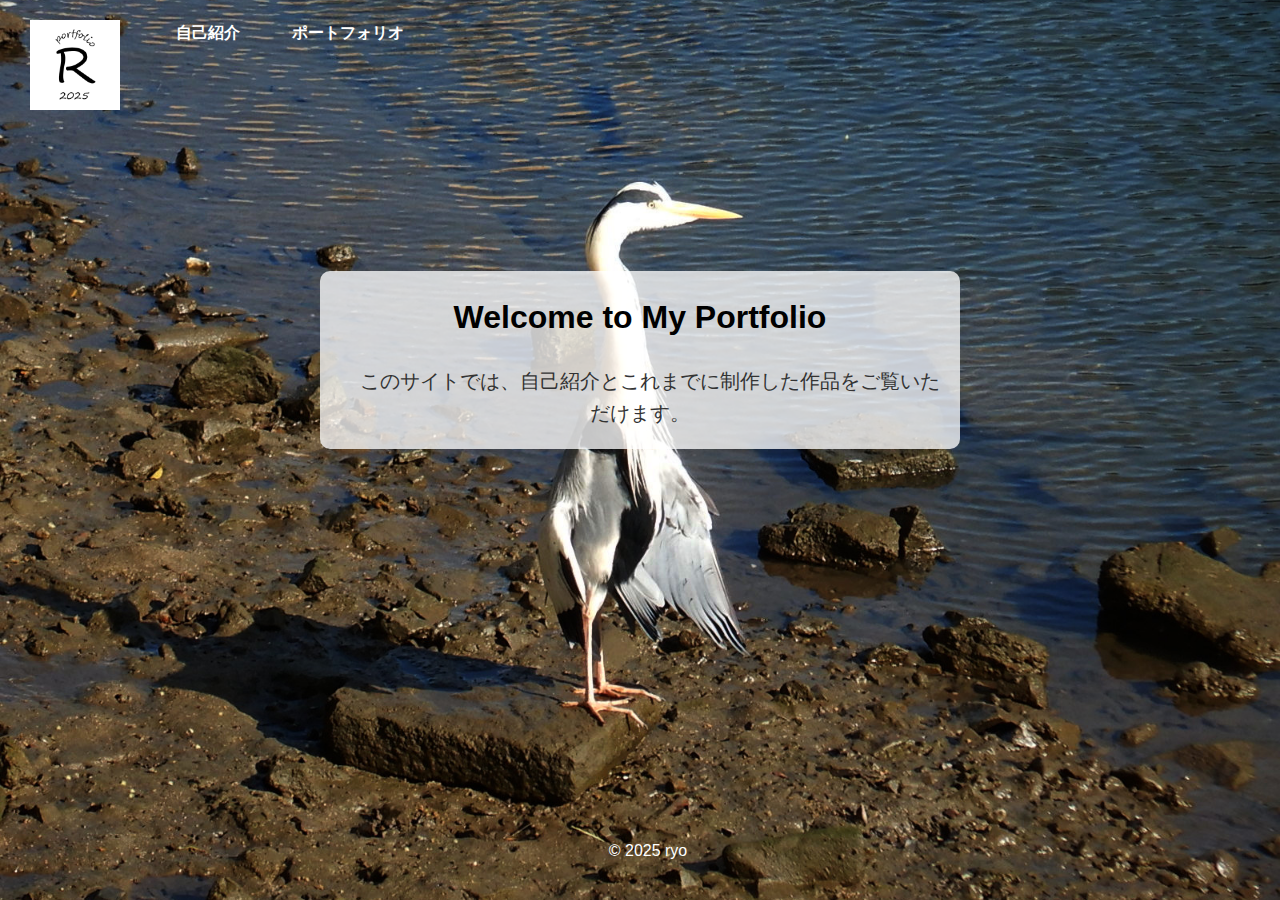
<file: index.html>
<!DOCTYPE html>
<html lang="ja">
<head>
    <meta charset="UTF-8">
    <meta name="viewport" content="width=device-width, initial-scale=1.0">
    <title>マイページ</title>
    <link rel="stylesheet" href="css/style.css">
</head>
<body>
    <div class="common-bg hero">
        <header>
            <div class="logo">
                <a href="index.html"><img src="img/logo.png" alt="ロゴ画像"></a>
            </div>
            <nav class="top-nav">
                <ul class="nav-menu">
                    <li><a href="about.html">自己紹介</a></li>
                    <li><a href="portfolio/portfolio.html">ポートフォリオ</a></li>
                </ul>
            </nav>
        </header>
        <div class="hero-content">
            <h1>Welcome to My Portfolio</h1>
            <p>
                このサイトでは、自己紹介とこれまでに制作した作品をご覧いただけます。<br>
            </p>
        </div>
        <footer>
            <p>&copy; 2025 ryo</p>
        </footer>
    </div>
</body>
</html>
</file>
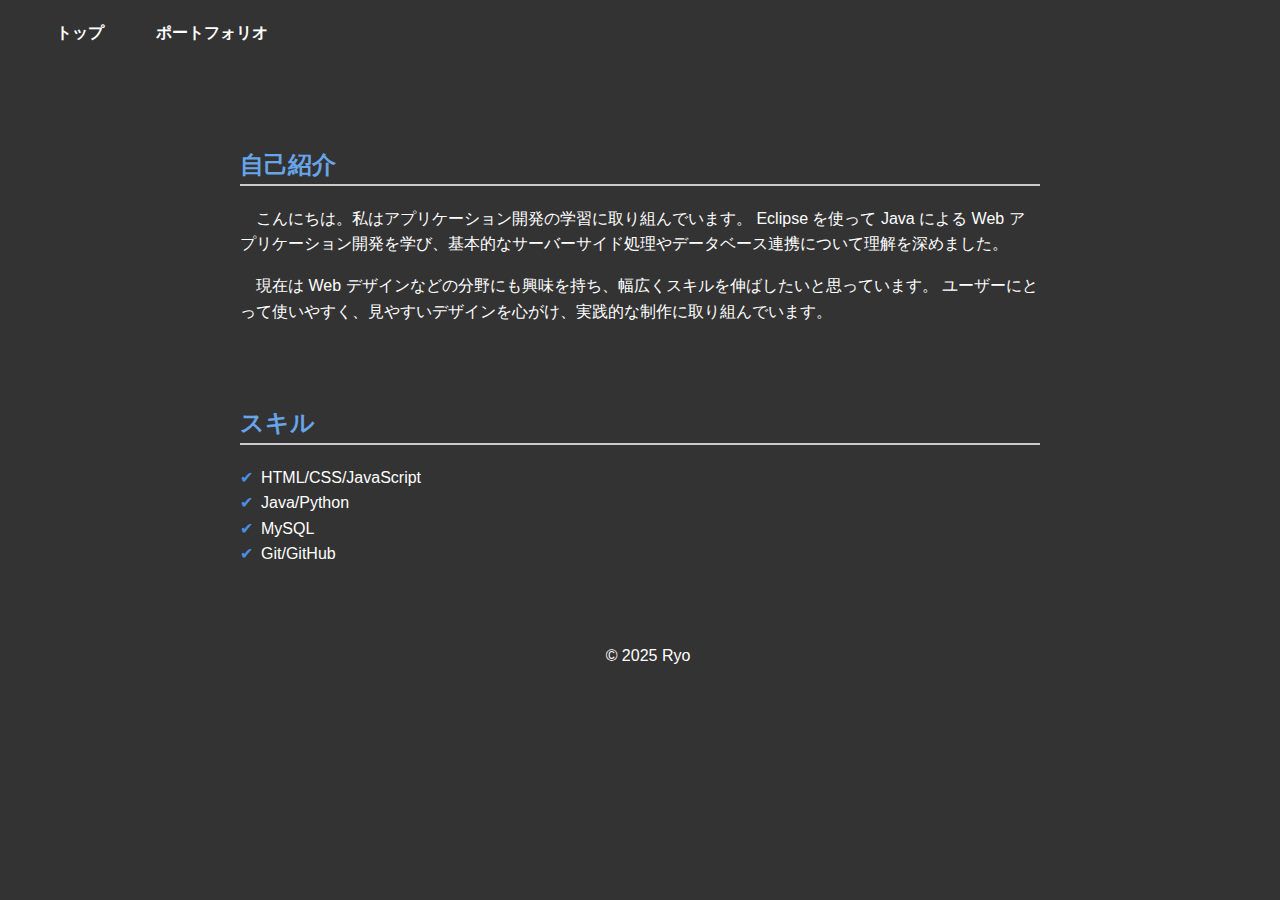
<file: about.html>
<!DOCTYPE html>
<html lang="ja">
<head>
  <meta charset="UTF-8">
  <meta name="viewport" content="width=device-width, initial-scale=1.0">
  <title>自己紹介</title>
  <link rel="stylesheet" href="css/style.css">
</head>
<body>

  <header>
    <nav class="top-nav">
      <ul class="nav-menu">
        <li><a href="index.html">トップ</a></li>
        <li><a href="portfolio/portfolio.html">ポートフォリオ</a></li>
      </ul>
    </nav>
  </header>

  <main>
    <section>
      <h2>自己紹介</h2>
      <p>
        こんにちは。私はアプリケーション開発の学習に取り組んでいます。
        Eclipse を使って Java による Web アプリケーション開発を学び、基本的なサーバーサイド処理やデータベース連携について理解を深めました。
      </p>
      <p>
        現在は Web デザインなどの分野にも興味を持ち、幅広くスキルを伸ばしたいと思っています。
        ユーザーにとって使いやすく、見やすいデザインを心がけ、実践的な制作に取り組んでいます。
      </p>
    </section>

    <section>
      <h2>スキル</h2>
      <ul class="ability">
        <li>HTML/CSS/JavaScript</li>
        <li>Java/Python</li>
        <li>MySQL</li>
        <li>Git/GitHub</li>
      </ul>
    </section>
  </main>

  <footer>
    <p>&copy; 2025 Ryo</p>
  </footer>

</body>
</html>
</file>
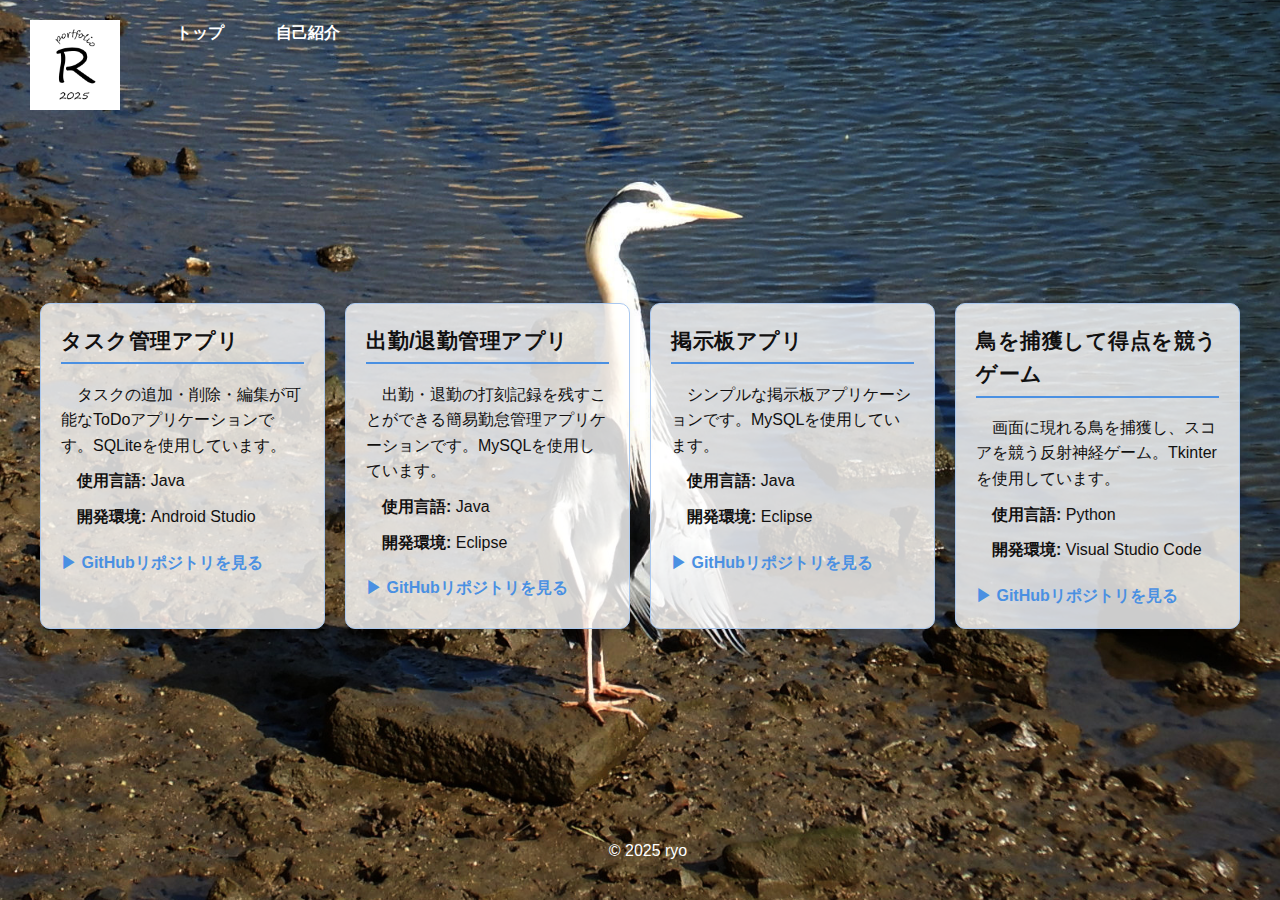
<file: portfolio/portfolio.html>
<!DOCTYPE html>
<html lang="ja">
<head>
  <meta charset="UTF-8">
  <meta name="viewport" content="width=device-width, initial-scale=1.0">
  <title>ポートフォリオ</title>
  <link rel="stylesheet" href="../css/style.css">
</head>
<body>
  <div class="common-bg">
  <header>
    <div class="logo">
      <a href="../index.html"><img src="../img/logo.png" alt="ロゴ画像"></a>
    </div>
    <nav class="top-nav">
      <ul class="nav-menu">
        <li><a href="../index.html">トップ</a></li>
        <li><a href="../about.html">自己紹介</a></li>
      </ul>
    </nav>
  </header>

  <main>
    <section class="portfolio-list">
      <div class="card">
        <h2>タスク管理アプリ</h2>
        <p>タスクの追加・削除・編集が可能なToDoアプリケーションです。SQLiteを使用しています。</p>
        <p><strong>使用言語:</strong> Java</p>
        <p><strong>開発環境:</strong> Android Studio</p>
        <a href="https://github.com/portfolio-ryo/ToDoApp" target="_blank" rel="noopener">▶ GitHubリポジトリを見る</a>
      </div>

      <div class="card">
        <h2>出勤/退勤管理アプリ</h2>
        <p>出勤・退勤の打刻記録を残すことができる簡易勤怠管理アプリケーションです。MySQLを使用しています。</p>
        <p><strong>使用言語:</strong> Java</p>
        <p><strong>開発環境:</strong> Eclipse</p>
        <a href="https://github.com/portfolio-ryo/attendance_record" target="_blank" rel="noopener">▶ GitHubリポジトリを見る</a>
      </div>

      <div class="card">
        <h2>掲示板アプリ</h2>
        <p>シンプルな掲示板アプリケーションです。MySQLを使用しています。</p>
        <p><strong>使用言語:</strong> Java</p>
        <p><strong>開発環境:</strong> Eclipse</p>
        <a href="https://github.com/portfolio-ryo/bulletin_board" target="_blank" rel="noopener">▶ GitHubリポジトリを見る</a>
      </div>

      <div class="card">
        <h2>鳥を捕獲して得点を競うゲーム</h2>
        <p>画面に現れる鳥を捕獲し、スコアを競う反射神経ゲーム。Tkinterを使用しています。</p>
        <p><strong>使用言語:</strong> Python</p>
        <p><strong>開発環境:</strong> Visual Studio Code</p>
        <a href="https://github.com/portfolio-ryo/bird_capture" target="_blank" rel="noopener">▶ GitHubリポジトリを見る</a>
      </div>
    </section>
  </main>

  <footer>
    <p>&copy; 2025 ryo</p>
  </footer>
  </div>
</body>
</html>
</file>
<file: css/style.css>
body {
    font-family: 'Arial', sans-serif;
    margin: 0;
    padding: 0;
    line-height: 1.6;
    background: #333;
    color: #fff;
}

header {
  display: flex;
  padding: 10px 20px;
}

section {
    max-width: 800px;
    margin: 40px auto;
    padding: 0 20px;
}

.logo img {
    height: 90px;
    width: auto;
    display: block;
}

.logo {
  padding: 10px;
  margin-right: 10px;
}

footer {
  text-align: center;
  padding: 20px;
  color: #fff;
}

.common-bg {
  background: url('../img/top.JPG') no-repeat center center/cover;

  display: flex;
  flex-direction: column;
  justify-content: space-between;
  min-height: 100vh;
}

.hero {
  height: 100vh;
  color: white;
  position: relative;

  display: flex;
  flex-direction: column;
  justify-content: space-between;
}

.top-nav {
  position: headaer;
  top: 0;
  left: 0;
  padding: 10px 20px;
}

.nav-menu {
  list-style: none;
  margin: 0;
  padding: 0;
  display: flex; 
  justify-content: flex-start;
  gap: 20px; 
}

nav a {
    text-decoration: none;
    font-weight: bold;
    padding: 8px 16px;
    border-radius: 5px;
    color: #fff;
}

nav a:hover {
    text-decoration: underline;
    color: #717171
}

.hero nav a {
  color: white;
}

.hero nav a:hover {
  color: #ccc;
}

.hero-content {
  text-align: center;
  position: absolute;
  top: 40%;
  left: 50%;
  transform: translate(-50%, -50%);
  color: #000;
  background: rgba(255, 255, 255, 0.768);
  padding: 0 20px;
  border-radius: 10px;
}

.hero-content p {
  font-size: 20px;
  line-height: 1.6;
  color: #333;
  font-weight: 500;
  margin-top: 10px;
}

@media screen and (max-width: 600px) {

  header {
  flex-direction: column;
  align-items: center;  
  padding: 10px 20px;
}

  .top-nav {
    position: relative;
    padding: 10px 20px;
    z-index: 10;
  }

  .nav-menu {
    flex-direction: column;
    align-items: flex-start;
    gap: 10px;
  }

  .nav-menu li {
    background: rgba(0, 0, 0, 0.725);
    position: relative;
    display: inline-block;
    padding: 5px 10px;
    margin-right: 10px;
    border-radius: 8px
}

  .nav-menu li::before {
    content: "";
    position: absolute;
    left: 0;
    bottom: 5px;
    width: 100%;
    height: 60%;
    z-index: -1;
    transition: opacity 0.3s ease;
    opacity: 0;
}

  .nav-menu li:hover::before {
    opacity: 1;
}

  .hero-content {
    position: relative;
    top: auto;
    left: auto;
    transform: none;
    margin-top: 40px;
    padding: 20px;
    background: rgba(255, 255, 255, 0.85);
  }
}

h2 {
    color: #68a4e8;
    border-bottom: 2px solid #ccc;
    padding-top: 40px;
    padding-bottom: 0px;
}

p {
    text-indent: 1em;
    line-height: 1.6;
    
}

ul {
    list-style: none;
    padding: 0;
}

ul.ability li::before {
    content: "✔";
    color: #4a90e2;
    margin-right: 8px;
}

.portfolio-list {
    max-width: 1200px;
    margin: 10px auto;
    display: grid;
    grid-template-columns: repeat(auto-fit, minmax(250px, 1fr));
    gap: 20px;
}

.card {
    background: rgba(255, 255, 255, 0.8);
    border: 1px solid #aac8ef;
    border-radius: 10px;
    padding: 20px;
    box-shadow: 1px 1px 8px rgba(0, 0, 0, 0.05);
    transition: transform 0.2s ease, box-shadow 0.2s ease;
}

.card:hover {
    transform: translateY(-5px);
    box-shadow: 2px 2px 12px rgba(0, 0, 0, 0.1);
}

.card h2 {
    font-size: 1.3em;
    margin-top: 0;
    color: #111010;
    padding-top: 0px;
    padding-bottom: 5px;
    border-bottom: 2px solid #4a90e2;
    font-weight: 600;
    letter-spacing: 0.5px;
}

.card p {
    color: #111010;
    margin: 10px 0;
}

.card a {
    display: inline-block;
    margin-top: 10px;
    text-decoration: none;
    color: #4a90e2;
    font-weight: bold;
}

.card a:hover {
    color: #6ca2e0;
    text-decoration: underline;
}
</file>
